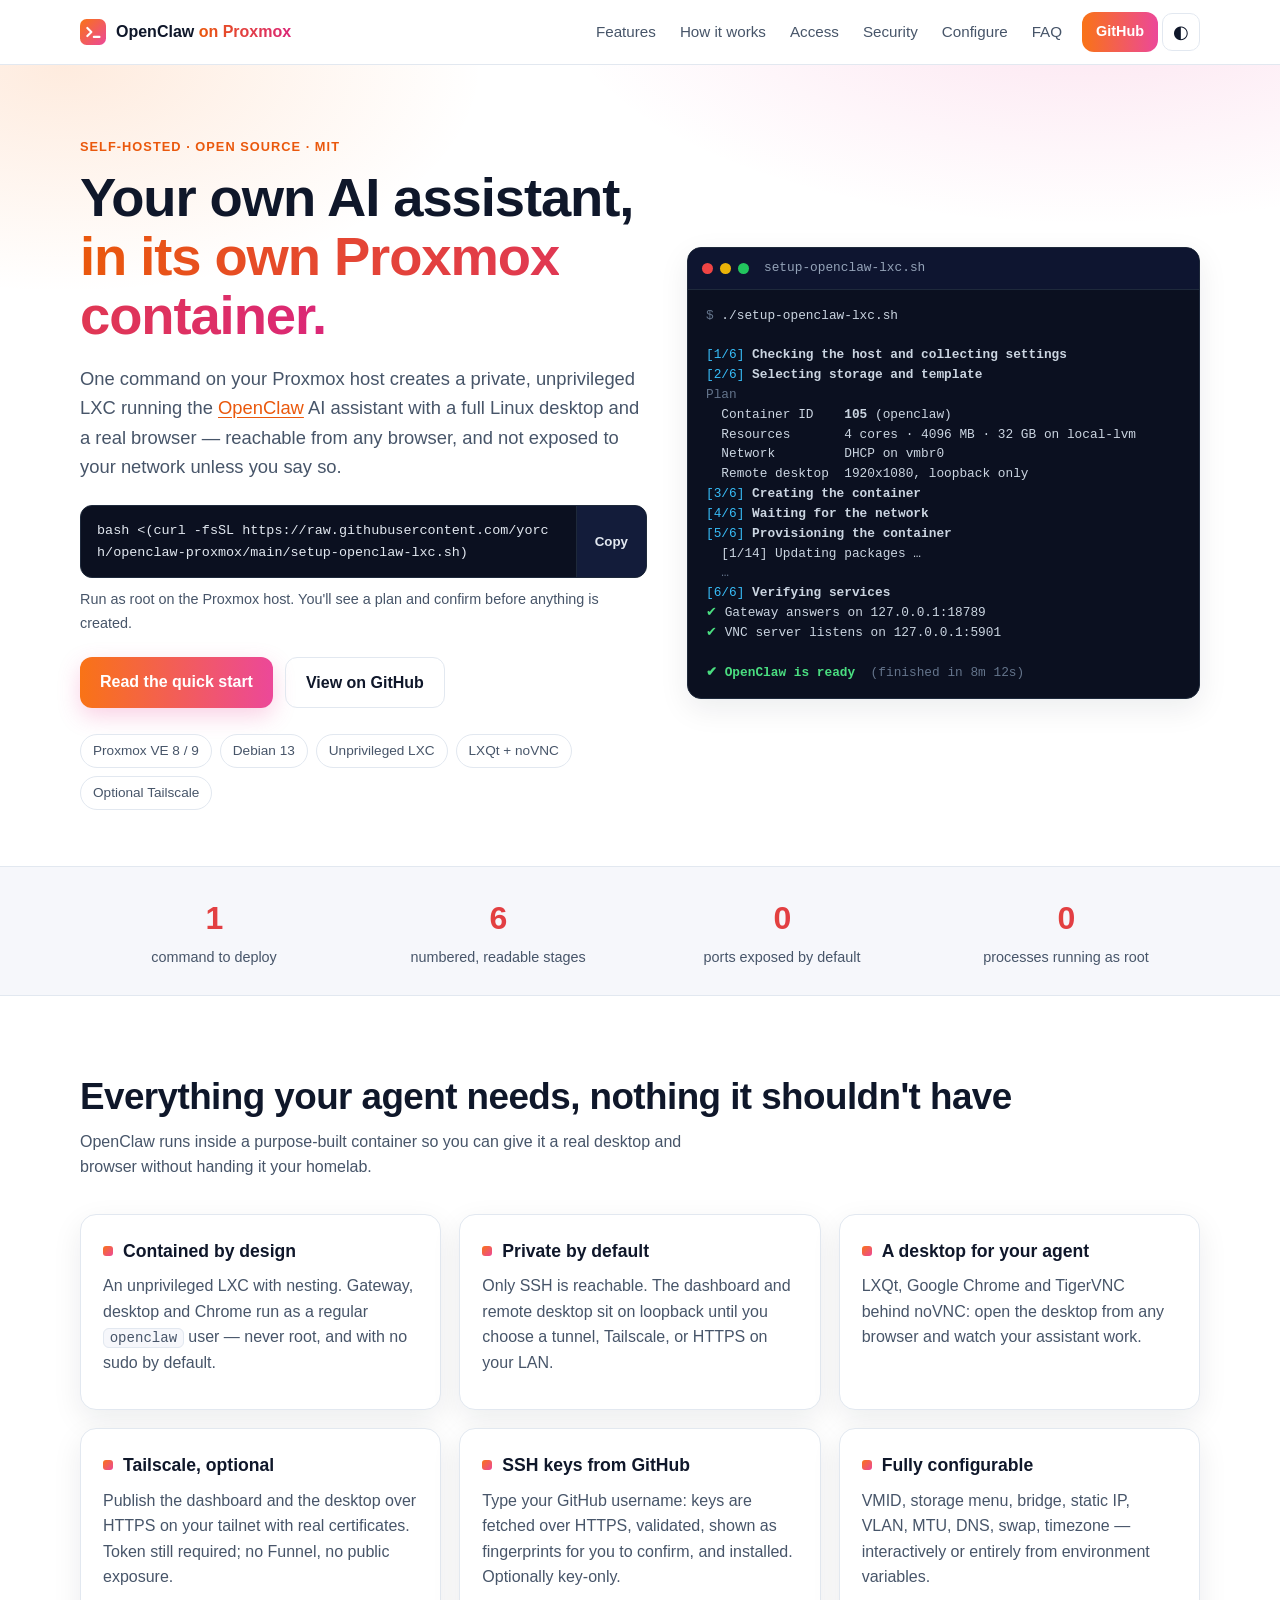
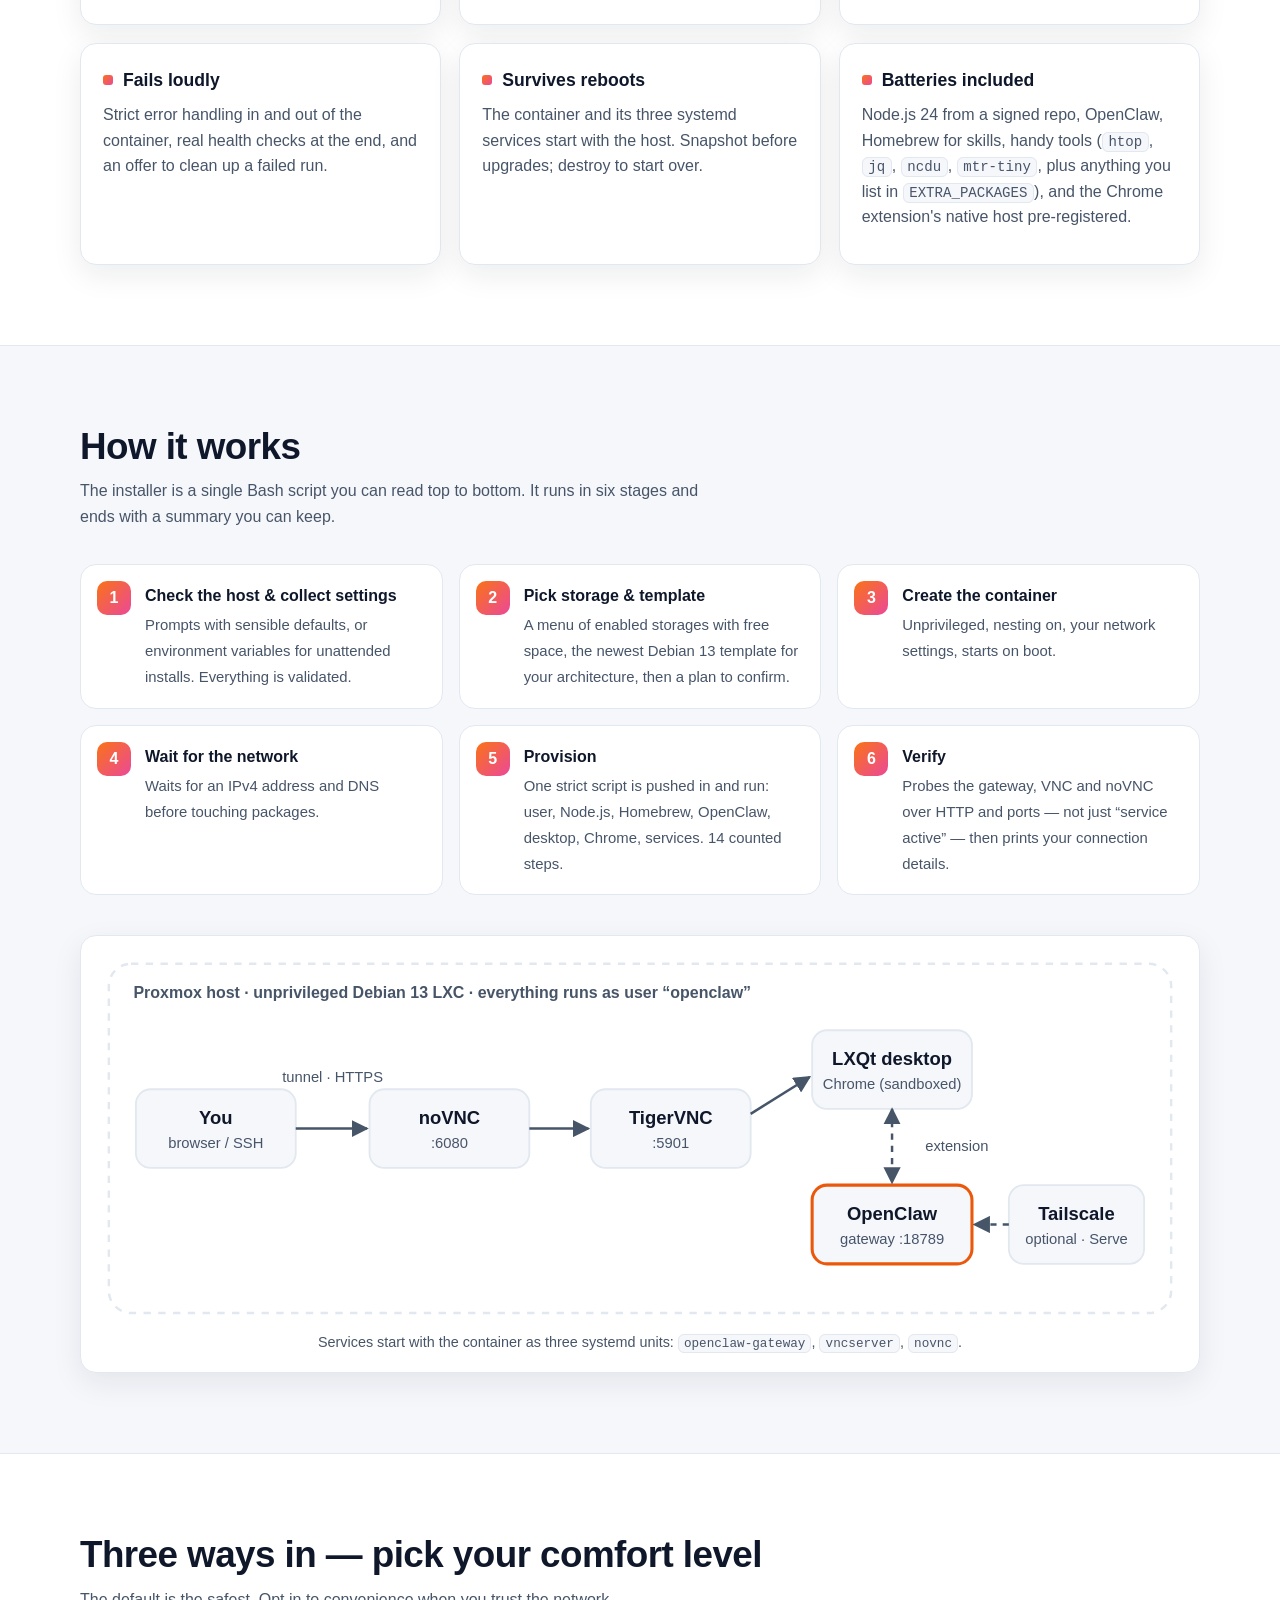
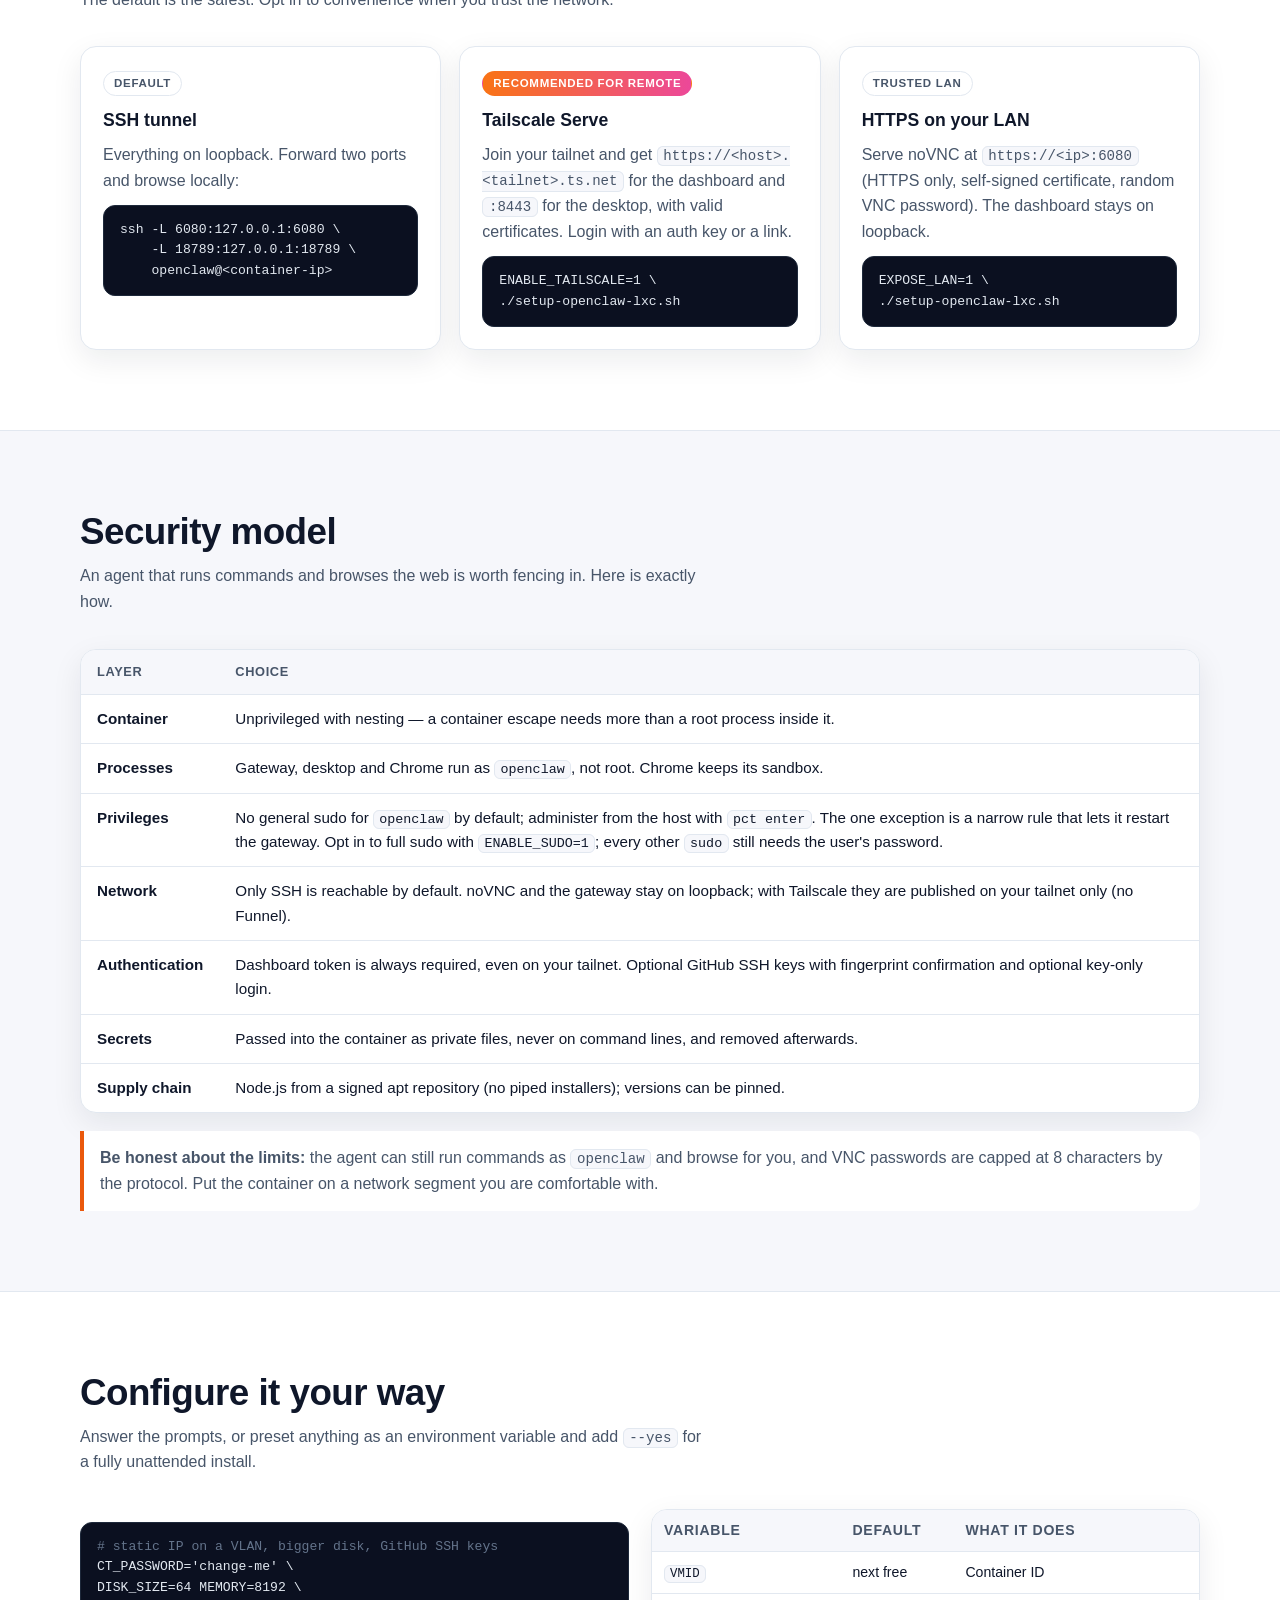
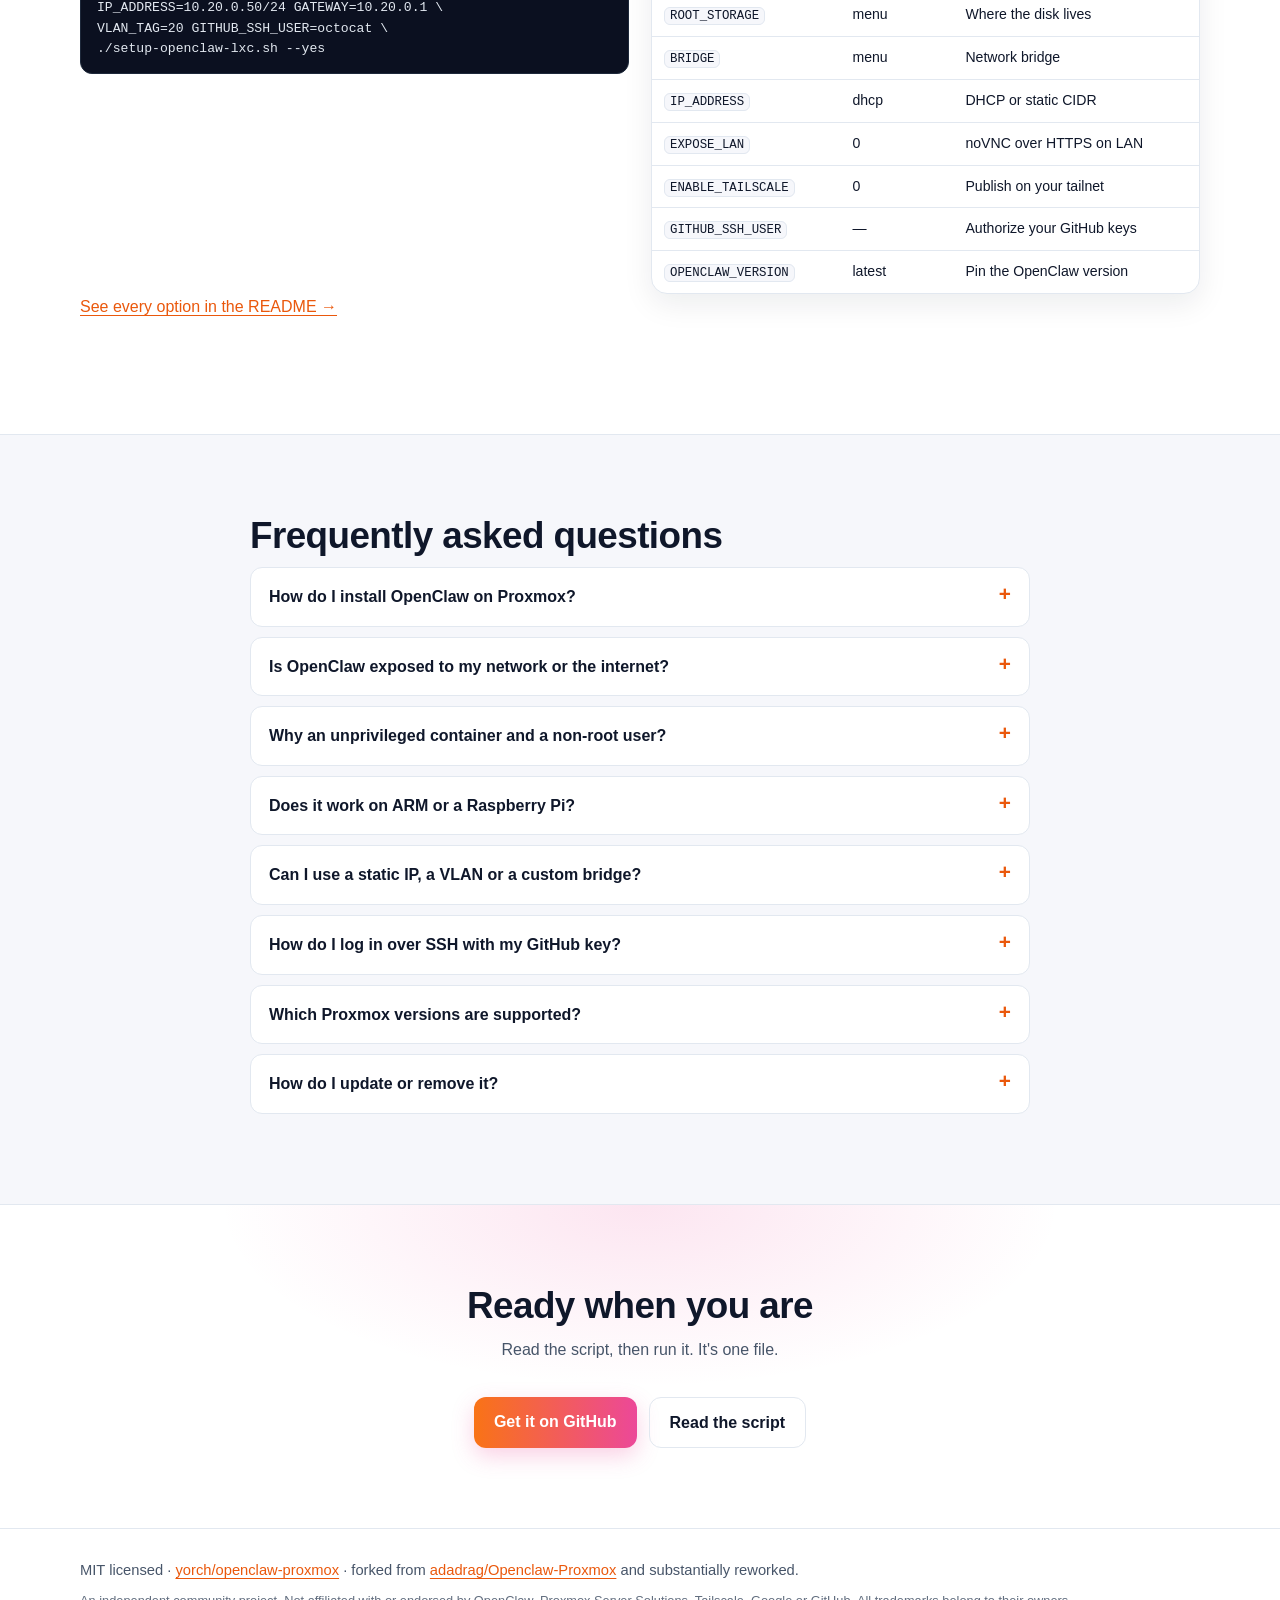
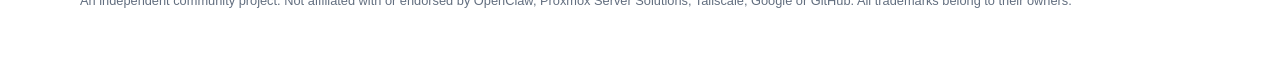
<file: docs/index.html>
<!doctype html>
<html lang="en">
<head>
  <meta charset="utf-8">
  <meta name="viewport" content="width=device-width, initial-scale=1">
  <title>OpenClaw on Proxmox — Self-hosted AI assistant in an LXC</title>
  <meta name="description" content="One Bash script deploys the OpenClaw AI assistant in a private, unprivileged Proxmox LXC with a desktop, Chrome and browser remote access. Optional Tailscale. MIT.">
  <meta name="keywords" content="OpenClaw, Proxmox, LXC, self-hosted AI assistant, Proxmox VE, noVNC, Tailscale, Debian 13, installer script, homelab">
  <meta name="author" content="Jorge Barnaby">
  <meta name="robots" content="index, follow, max-image-preview:large">
  <meta name="theme-color" content="#0b1020" media="(prefers-color-scheme: dark)">
  <meta name="theme-color" content="#ffffff" media="(prefers-color-scheme: light)">
  <link rel="canonical" href="https://yorch.github.io/openclaw-proxmox/">
  <meta name="google-site-verification" content="NAUnZsV59olv1fQ1_8z-zoGCUZyZnHVcsLghQUljbEA" />

  <meta property="og:type" content="website">
  <meta property="og:site_name" content="OpenClaw on Proxmox">
  <meta property="og:title" content="OpenClaw on Proxmox — a private AI assistant with its own desktop">
  <meta property="og:description" content="One command on your Proxmox host: an unprivileged LXC with OpenClaw, an LXQt desktop, Chrome and noVNC. Private by default, optional Tailscale.">
  <meta property="og:url" content="https://yorch.github.io/openclaw-proxmox/">
  <meta property="og:image" content="https://yorch.github.io/openclaw-proxmox/assets/og-image.png">
  <meta property="og:image:width" content="1200">
  <meta property="og:image:height" content="630">
  <meta property="og:image:alt" content="OpenClaw on Proxmox: one script, a private AI assistant with its own desktop">
  <meta name="twitter:card" content="summary_large_image">
  <meta name="twitter:title" content="OpenClaw on Proxmox — a private AI assistant with its own desktop">
  <meta name="twitter:description" content="One command on your Proxmox host: an unprivileged LXC with OpenClaw, an LXQt desktop, Chrome and noVNC.">
  <meta name="twitter:image" content="https://yorch.github.io/openclaw-proxmox/assets/og-image.png">

  <link rel="icon" href="assets/favicon.svg" type="image/svg+xml">
  <link rel="stylesheet" href="assets/style.css">

  <script type="application/ld+json">
  {
    "@context": "https://schema.org",
    "@graph": [
      {
        "@type": "SoftwareApplication",
        "@id": "https://yorch.github.io/openclaw-proxmox/#software",
        "name": "OpenClaw on Proxmox",
        "description": "A single Bash script that creates an unprivileged Debian 13 LXC container on Proxmox VE and installs the OpenClaw AI assistant, an LXQt desktop, Google Chrome and noVNC remote access, with optional Tailscale and GitHub SSH key import.",
        "url": "https://yorch.github.io/openclaw-proxmox/",
        "applicationCategory": "DeveloperApplication",
        "operatingSystem": "Proxmox VE (Debian Linux, amd64)",
        "softwareRequirements": "Proxmox VE 8 or 9 on amd64, root access, internet access",
        "license": "https://opensource.org/licenses/MIT",
        "isAccessibleForFree": true,
        "offers": { "@type": "Offer", "price": "0", "priceCurrency": "USD" },
        "codeRepository": "https://github.com/yorch/openclaw-proxmox",
        "programmingLanguage": "Bash",
        "author": { "@type": "Person", "name": "Jorge Barnaby", "url": "https://github.com/yorch" }
      },
      {
        "@type": "WebSite",
        "@id": "https://yorch.github.io/openclaw-proxmox/#website",
        "url": "https://yorch.github.io/openclaw-proxmox/",
        "name": "OpenClaw on Proxmox",
        "inLanguage": "en"
      },
      {
        "@type": "FAQPage",
        "mainEntity": [
          {
            "@type": "Question",
            "name": "How do I install OpenClaw on Proxmox?",
            "acceptedAnswer": { "@type": "Answer", "text": "Run the installer as root on your Proxmox host: bash <(curl -fsSL https://raw.githubusercontent.com/yorch/openclaw-proxmox/main/setup-openclaw-lxc.sh). It asks for a password and a few options, shows a plan, and creates an unprivileged Debian 13 LXC with OpenClaw, an LXQt desktop, Chrome and noVNC." }
          },
          {
            "@type": "Question",
            "name": "Is OpenClaw exposed to my network or the internet?",
            "acceptedAnswer": { "@type": "Answer", "text": "No. By default only SSH is reachable; the OpenClaw dashboard and the noVNC remote desktop listen on the container's loopback. You can reach them through an SSH tunnel, publish them privately on your tailnet with Tailscale Serve, or serve noVNC over HTTPS on your LAN. Tailscale Funnel (public internet) is intentionally not set up." }
          },
          {
            "@type": "Question",
            "name": "Why an unprivileged container and a non-root user?",
            "acceptedAnswer": { "@type": "Answer", "text": "An AI agent that runs commands and drives a browser should be boxed in. In an unprivileged LXC where everything runs as a regular user with no sudo by default, a compromised agent or browser does not get root in the container or on the Proxmox host. Chrome keeps its sandbox." }
          },
          {
            "@type": "Question",
            "name": "Does it work on ARM or Raspberry Pi?",
            "acceptedAnswer": { "@type": "Answer", "text": "Not yet. Google Chrome is installed from its amd64 package, so the installer stops early on other architectures." }
          },
          {
            "@type": "Question",
            "name": "Can I use a static IP, a VLAN or a custom bridge?",
            "acceptedAnswer": { "@type": "Answer", "text": "Yes. Choose the bridge from a menu, or set BRIDGE, IP_ADDRESS (DHCP or a static IPv4 CIDR), GATEWAY, NAMESERVER, SEARCHDOMAIN, VLAN_TAG and MTU as environment variables for unattended installs." }
          },
          {
            "@type": "Question",
            "name": "How do I log in over SSH with my GitHub key?",
            "acceptedAnswer": { "@type": "Answer", "text": "Enter your GitHub username when asked, or set GITHUB_SSH_USER. The installer downloads github.com/<user>.keys over HTTPS, validates every key, shows the fingerprints for you to confirm and authorizes them for the openclaw user. SSH_DISABLE_PASSWORD=1 makes SSH key-only." }
          }
        ]
      }
    ]
  }
  </script>
</head>
<body>
  <a class="skip" href="#main">Skip to content</a>

  <header class="nav">
    <div class="wrap nav-inner">
      <a class="brand" href="#top" aria-label="OpenClaw on Proxmox — home">
        <svg width="26" height="26" viewBox="0 0 32 32" aria-hidden="true"><rect width="32" height="32" rx="8" fill="url(#g1)"/><path d="M9 21l5-5-5-5M17 22h7" stroke="#fff" stroke-width="2.6" stroke-linecap="round" stroke-linejoin="round" fill="none"/><defs><linearGradient id="g1" x1="0" y1="0" x2="1" y2="1"><stop stop-color="#f97316"/><stop offset="1" stop-color="#ec4899"/></linearGradient></defs></svg>
        <span>OpenClaw <b>on Proxmox</b></span>
      </a>
      <nav aria-label="Primary">
        <a href="#features">Features</a>
        <a href="#how">How it works</a>
        <a href="#access">Access</a>
        <a href="#security">Security</a>
        <a href="#config">Configure</a>
        <a href="#faq">FAQ</a>
        <a class="btn btn-small" href="https://github.com/yorch/openclaw-proxmox">GitHub</a>
        <button class="theme" id="theme" type="button" aria-label="Toggle light and dark theme"><span aria-hidden="true">◐</span></button>
      </nav>
    </div>
  </header>

  <main id="main">
    <section class="hero" id="top">
      <div class="wrap hero-grid">
        <div>
          <p class="eyebrow">Self-hosted · Open source · MIT</p>
          <h1>Your own AI assistant,<br><span class="grad">in its own Proxmox container.</span></h1>
          <p class="lead">One command on your Proxmox host creates a private, unprivileged LXC running the <a href="https://openclaw.ai/">OpenClaw</a> AI assistant with a full Linux desktop and a real browser — reachable from any browser, and not exposed to your network unless you say so.</p>

          <div class="cmd" role="group" aria-label="Install command">
            <code id="install-cmd">bash &lt;(curl -fsSL https://raw.githubusercontent.com/yorch/openclaw-proxmox/main/setup-openclaw-lxc.sh)</code>
            <button class="copy" type="button" data-copy="#install-cmd" aria-label="Copy install command">Copy</button>
          </div>
          <p class="hint">Run as root on the Proxmox host. You'll see a plan and confirm before anything is created.</p>

          <div class="cta">
            <a class="btn" href="https://github.com/yorch/openclaw-proxmox#-quick-start">Read the quick start</a>
            <a class="btn btn-ghost" href="https://github.com/yorch/openclaw-proxmox">View on GitHub</a>
          </div>

          <ul class="chips" aria-label="At a glance">
            <li>Proxmox VE 8 / 9</li><li>Debian 13</li><li>Unprivileged LXC</li><li>LXQt + noVNC</li><li>Optional Tailscale</li>
          </ul>
        </div>

        <figure class="term" aria-label="Example installer output">
          <div class="term-bar"><i></i><i></i><i></i><span>setup-openclaw-lxc.sh</span></div>
<pre><code><span class="dim">$</span> ./setup-openclaw-lxc.sh

<span class="c">[1/6]</span> <b>Checking the host and collecting settings</b>
<span class="c">[2/6]</span> <b>Selecting storage and template</b>
<span class="dim">Plan</span>
  Container ID    <b>105</b> (openclaw)
  Resources       4 cores · 4096 MB · 32 GB on local-lvm
  Network         DHCP on vmbr0
  Remote desktop  1920x1080, loopback only
<span class="c">[3/6]</span> <b>Creating the container</b>
<span class="c">[4/6]</span> <b>Waiting for the network</b>
<span class="c">[5/6]</span> <b>Provisioning the container</b>
  [1/14] Updating packages …
  <span class="dim">…</span>
<span class="c">[6/6]</span> <b>Verifying services</b>
<span class="g">✔</span> Gateway answers on 127.0.0.1:18789
<span class="g">✔</span> VNC server listens on 127.0.0.1:5901

<span class="g"><b>✔ OpenClaw is ready</b></span>  <span class="dim">(finished in 8m 12s)</span></code></pre>
        </figure>
      </div>
    </section>

    <section class="band" aria-label="Highlights">
      <div class="wrap stats">
        <div><b>1</b><span>command to deploy</span></div>
        <div><b>6</b><span>numbered, readable stages</span></div>
        <div><b>0</b><span>ports exposed by default</span></div>
        <div><b>0</b><span>processes running as root</span></div>
      </div>
    </section>

    <section id="features" class="section">
      <div class="wrap">
        <h2>Everything your agent needs, nothing it shouldn't have</h2>
        <p class="sub">OpenClaw runs inside a purpose-built container so you can give it a real desktop and browser without handing it your homelab.</p>
        <div class="grid">
          <article class="card"><h3>Contained by design</h3><p>An unprivileged LXC with nesting. Gateway, desktop and Chrome run as a regular <code>openclaw</code> user — never root, and with no sudo by default.</p></article>
          <article class="card"><h3>Private by default</h3><p>Only SSH is reachable. The dashboard and remote desktop sit on loopback until you choose a tunnel, Tailscale, or HTTPS on your LAN.</p></article>
          <article class="card"><h3>A desktop for your agent</h3><p>LXQt, Google Chrome and TigerVNC behind noVNC: open the desktop from any browser and watch your assistant work.</p></article>
          <article class="card"><h3>Tailscale, optional</h3><p>Publish the dashboard and the desktop over HTTPS on your tailnet with real certificates. Token still required; no Funnel, no public exposure.</p></article>
          <article class="card"><h3>SSH keys from GitHub</h3><p>Type your GitHub username: keys are fetched over HTTPS, validated, shown as fingerprints for you to confirm, and installed. Optionally key-only.</p></article>
          <article class="card"><h3>Fully configurable</h3><p>VMID, storage menu, bridge, static IP, VLAN, MTU, DNS, swap, timezone — interactively or entirely from environment variables.</p></article>
          <article class="card"><h3>Fails loudly</h3><p>Strict error handling in and out of the container, real health checks at the end, and an offer to clean up a failed run.</p></article>
          <article class="card"><h3>Survives reboots</h3><p>The container and its three systemd services start with the host. Snapshot before upgrades; destroy to start over.</p></article>
          <article class="card"><h3>Batteries included</h3><p>Node.js 24 from a signed repo, OpenClaw, Homebrew for skills, handy tools (<code>htop</code>, <code>jq</code>, <code>ncdu</code>, <code>mtr-tiny</code>, plus anything you list in <code>EXTRA_PACKAGES</code>), and the Chrome extension's native host pre-registered.</p></article>
        </div>
      </div>
    </section>

    <section id="how" class="section alt">
      <div class="wrap">
        <h2>How it works</h2>
        <p class="sub">The installer is a single Bash script you can read top to bottom. It runs in six stages and ends with a summary you can keep.</p>
        <ol class="steps">
          <li><b>Check the host &amp; collect settings</b><span>Prompts with sensible defaults, or environment variables for unattended installs. Everything is validated.</span></li>
          <li><b>Pick storage &amp; template</b><span>A menu of enabled storages with free space, the newest Debian 13 template for your architecture, then a plan to confirm.</span></li>
          <li><b>Create the container</b><span>Unprivileged, nesting on, your network settings, starts on boot.</span></li>
          <li><b>Wait for the network</b><span>Waits for an IPv4 address and DNS before touching packages.</span></li>
          <li><b>Provision</b><span>One strict script is pushed in and run: user, Node.js, Homebrew, OpenClaw, desktop, Chrome, services. 14 counted steps.</span></li>
          <li><b>Verify</b><span>Probes the gateway, VNC and noVNC over HTTP and ports — not just “service active” — then prints your connection details.</span></li>
        </ol>

        <figure class="diagram">
          <svg viewBox="0 0 880 300" role="img" aria-labelledby="dg-t dg-d">
            <title id="dg-t">Architecture</title>
            <desc id="dg-d">You connect over an SSH tunnel, Tailscale or HTTPS to noVNC, which proxies TigerVNC and the LXQt desktop with Chrome. Chrome talks to the OpenClaw gateway on port 18789. Everything runs as the openclaw user inside an unprivileged LXC on Proxmox.</desc>
            <defs>
              <marker id="ar" viewBox="0 0 10 10" refX="9" refY="5" markerWidth="7" markerHeight="7" orient="auto-start-reverse"><path d="M0 0L10 5L0 10z" class="ar"/></marker>
            </defs>
            <rect x="8" y="8" width="864" height="284" rx="18" class="d-frame"/>
            <text x="28" y="36" class="d-lab">Proxmox host · unprivileged Debian 13 LXC · everything runs as user “openclaw”</text>
            <g class="d-box"><rect x="30" y="110" width="130" height="64" rx="12"/><text x="95" y="138" text-anchor="middle">You</text><text x="95" y="158" text-anchor="middle" class="d-sm">browser / SSH</text></g>
            <g class="d-box"><rect x="220" y="110" width="130" height="64" rx="12"/><text x="285" y="138" text-anchor="middle">noVNC</text><text x="285" y="158" text-anchor="middle" class="d-sm">:6080</text></g>
            <g class="d-box"><rect x="400" y="110" width="130" height="64" rx="12"/><text x="465" y="138" text-anchor="middle">TigerVNC</text><text x="465" y="158" text-anchor="middle" class="d-sm">:5901</text></g>
            <g class="d-box"><rect x="580" y="62" width="130" height="64" rx="12"/><text x="645" y="90" text-anchor="middle">LXQt desktop</text><text x="645" y="110" text-anchor="middle" class="d-sm">Chrome (sandboxed)</text></g>
            <g class="d-box d-hot"><rect x="580" y="188" width="130" height="64" rx="12"/><text x="645" y="216" text-anchor="middle">OpenClaw</text><text x="645" y="236" text-anchor="middle" class="d-sm">gateway :18789</text></g>
            <g class="d-box"><rect x="740" y="188" width="110" height="64" rx="12"/><text x="795" y="216" text-anchor="middle">Tailscale</text><text x="795" y="236" text-anchor="middle" class="d-sm">optional · Serve</text></g>
            <path d="M160 142H218" class="d-line" marker-end="url(#ar)"/>
            <path d="M350 142H398" class="d-line" marker-end="url(#ar)"/>
            <path d="M530 130L578 100" class="d-line" marker-end="url(#ar)"/>
            <path d="M645 126V186" class="d-line d-dash" marker-start="url(#ar)" marker-end="url(#ar)"/>
            <path d="M740 220H712" class="d-line d-dash" marker-end="url(#ar)"/>
            <text x="190" y="104" text-anchor="middle" class="d-sm">tunnel · HTTPS</text>
            <text x="672" y="160" class="d-sm">extension</text>
          </svg>
          <figcaption>Services start with the container as three systemd units: <code>openclaw-gateway</code>, <code>vncserver</code>, <code>novnc</code>.</figcaption>
        </figure>
      </div>
    </section>

    <section id="access" class="section">
      <div class="wrap">
        <h2>Three ways in — pick your comfort level</h2>
        <p class="sub">The default is the safest. Opt in to convenience when you trust the network.</p>
        <div class="grid g3">
          <article class="card"><span class="tag">Default</span><h3>SSH tunnel</h3><p>Everything on loopback. Forward two ports and browse locally:</p><pre><code>ssh -L 6080:127.0.0.1:6080 \
    -L 18789:127.0.0.1:18789 \
    openclaw@&lt;container-ip&gt;</code></pre></article>
          <article class="card"><span class="tag t-hot">Recommended for remote</span><h3>Tailscale Serve</h3><p>Join your tailnet and get <code>https://&lt;host&gt;.&lt;tailnet&gt;.ts.net</code> for the dashboard and <code>:8443</code> for the desktop, with valid certificates. Login with an auth key or a link.</p><pre><code>ENABLE_TAILSCALE=1 \
./setup-openclaw-lxc.sh</code></pre></article>
          <article class="card"><span class="tag">Trusted LAN</span><h3>HTTPS on your LAN</h3><p>Serve noVNC at <code>https://&lt;ip&gt;:6080</code> (HTTPS only, self-signed certificate, random VNC password). The dashboard stays on loopback.</p><pre><code>EXPOSE_LAN=1 \
./setup-openclaw-lxc.sh</code></pre></article>
        </div>
      </div>
    </section>

    <section id="security" class="section alt">
      <div class="wrap">
        <h2>Security model</h2>
        <p class="sub">An agent that runs commands and browses the web is worth fencing in. Here is exactly how.</p>
        <div class="table-wrap">
          <table>
            <thead><tr><th scope="col">Layer</th><th scope="col">Choice</th></tr></thead>
            <tbody>
              <tr><th scope="row">Container</th><td>Unprivileged with nesting — a container escape needs more than a root process inside it.</td></tr>
              <tr><th scope="row">Processes</th><td>Gateway, desktop and Chrome run as <code>openclaw</code>, not root. Chrome keeps its sandbox.</td></tr>
              <tr><th scope="row">Privileges</th><td>No general sudo for <code>openclaw</code> by default; administer from the host with <code>pct enter</code>. The one exception is a narrow rule that lets it restart the gateway. Opt in to full sudo with <code>ENABLE_SUDO=1</code>; every other <code>sudo</code> still needs the user's password.</td></tr>
              <tr><th scope="row">Network</th><td>Only SSH is reachable by default. noVNC and the gateway stay on loopback; with Tailscale they are published on your tailnet only (no Funnel).</td></tr>
              <tr><th scope="row">Authentication</th><td>Dashboard token is always required, even on your tailnet. Optional GitHub SSH keys with fingerprint confirmation and optional key-only login.</td></tr>
              <tr><th scope="row">Secrets</th><td>Passed into the container as private files, never on command lines, and removed afterwards.</td></tr>
              <tr><th scope="row">Supply chain</th><td>Node.js from a signed apt repository (no piped installers); versions can be pinned.</td></tr>
            </tbody>
          </table>
        </div>
        <p class="note"><b>Be honest about the limits:</b> the agent can still run commands as <code>openclaw</code> and browse for you, and VNC passwords are capped at 8 characters by the protocol. Put the container on a network segment you are comfortable with.</p>
      </div>
    </section>

    <section id="config" class="section">
      <div class="wrap">
        <h2>Configure it your way</h2>
        <p class="sub">Answer the prompts, or preset anything as an environment variable and add <code>--yes</code> for a fully unattended install.</p>
        <div class="two">
          <div>
<pre class="block"><code><span class="dim"># static IP on a VLAN, bigger disk, GitHub SSH keys</span>
CT_PASSWORD='change-me' \
DISK_SIZE=64 MEMORY=8192 \
IP_ADDRESS=10.20.0.50/24 GATEWAY=10.20.0.1 \
VLAN_TAG=20 GITHUB_SSH_USER=octocat \
./setup-openclaw-lxc.sh --yes</code></pre>
          </div>
          <div class="table-wrap">
            <table class="compact">
              <thead><tr><th scope="col">Variable</th><th scope="col">Default</th><th scope="col">What it does</th></tr></thead>
              <tbody>
                <tr><td><code>VMID</code></td><td>next free</td><td>Container ID</td></tr>
                <tr><td><code>ROOT_STORAGE</code></td><td>menu</td><td>Where the disk lives</td></tr>
                <tr><td><code>BRIDGE</code></td><td>menu</td><td>Network bridge</td></tr>
                <tr><td><code>IP_ADDRESS</code></td><td>dhcp</td><td>DHCP or static CIDR</td></tr>
                <tr><td><code>EXPOSE_LAN</code></td><td>0</td><td>noVNC over HTTPS on LAN</td></tr>
                <tr><td><code>ENABLE_TAILSCALE</code></td><td>0</td><td>Publish on your tailnet</td></tr>
                <tr><td><code>GITHUB_SSH_USER</code></td><td>—</td><td>Authorize your GitHub keys</td></tr>
                <tr><td><code>OPENCLAW_VERSION</code></td><td>latest</td><td>Pin the OpenClaw version</td></tr>
              </tbody>
            </table>
          </div>
        </div>
        <p class="sub"><a href="https://github.com/yorch/openclaw-proxmox#%EF%B8%8F-configuration">See every option in the README →</a></p>
      </div>
    </section>

    <section id="faq" class="section alt">
      <div class="wrap narrow">
        <h2>Frequently asked questions</h2>
        <details><summary>How do I install OpenClaw on Proxmox?</summary><p>Run the one-line command above as root on your Proxmox host. It asks for a password and a handful of options, shows a plan, and creates an unprivileged Debian 13 LXC with OpenClaw, an LXQt desktop, Chrome and noVNC. It typically takes several minutes.</p></details>
        <details><summary>Is OpenClaw exposed to my network or the internet?</summary><p>No. By default only SSH is reachable; the dashboard and remote desktop listen on the container's loopback. Reach them through an SSH tunnel, publish them privately on your tailnet with Tailscale Serve, or serve noVNC over HTTPS on your LAN. Tailscale Funnel (public internet) is intentionally not set up.</p></details>
        <details><summary>Why an unprivileged container and a non-root user?</summary><p>So that a compromised agent or browser does not get root — in the container or on the Proxmox host. Everything runs as <code>openclaw</code> with no sudo by default, and Chrome keeps its sandbox.</p></details>
        <details><summary>Does it work on ARM or a Raspberry Pi?</summary><p>Not yet. Google Chrome is installed from its amd64 package, so the installer stops early on other architectures.</p></details>
        <details><summary>Can I use a static IP, a VLAN or a custom bridge?</summary><p>Yes — pick the bridge from a menu or set <code>BRIDGE</code>, <code>IP_ADDRESS</code>, <code>GATEWAY</code>, <code>NAMESERVER</code>, <code>SEARCHDOMAIN</code>, <code>VLAN_TAG</code> and <code>MTU</code>. Static settings are validated and an address that already answers ping is refused.</p></details>
        <details><summary>How do I log in over SSH with my GitHub key?</summary><p>Enter your GitHub username when asked (or set <code>GITHUB_SSH_USER</code>). The installer downloads <code>github.com/&lt;user&gt;.keys</code> over HTTPS, validates every key, shows fingerprints for you to confirm and authorizes them for <code>openclaw</code>. Set <code>SSH_DISABLE_PASSWORD=1</code> for key-only login — keep a way in with <code>pct enter</code>.</p></details>
        <details><summary>Which Proxmox versions are supported?</summary><p>Proxmox VE 9 is the target. Debian 13 containers need a recent <code>pve-container</code> (6.0.10 or newer has been reported to work); support on PVE 8 is unconfirmed — run <code>apt full-upgrade</code> if <code>pct create</code> rejects the template.</p></details>
        <details><summary>How do I update or remove it?</summary><p>Update OpenClaw inside the container with <code>npm install -g openclaw@latest</code> and restart <code>openclaw-gateway</code>. Snapshot first with <code>pct snapshot</code>. To remove everything: <code>pct stop &lt;VMID&gt;; pct destroy &lt;VMID&gt; --purge</code>.</p></details>
      </div>
    </section>

    <section class="section final">
      <div class="wrap center">
        <h2>Ready when you are</h2>
        <p class="sub">Read the script, then run it. It's one file.</p>
        <div class="cta">
          <a class="btn" href="https://github.com/yorch/openclaw-proxmox">Get it on GitHub</a>
          <a class="btn btn-ghost" href="https://github.com/yorch/openclaw-proxmox/blob/main/setup-openclaw-lxc.sh">Read the script</a>
        </div>
      </div>
    </section>
  </main>

  <footer class="footer">
    <div class="wrap">
      <p>MIT licensed · <a href="https://github.com/yorch/openclaw-proxmox">yorch/openclaw-proxmox</a> · forked from <a href="https://github.com/adadrag/Openclaw-Proxmox">adadrag/Openclaw-Proxmox</a> and substantially reworked.</p>
      <p class="fine">An independent community project. Not affiliated with or endorsed by OpenClaw, Proxmox Server Solutions, Tailscale, Google or GitHub. All trademarks belong to their owners.</p>
    </div>
  </footer>

  <script src="assets/app.js" defer></script>
</body>
</html>
</file>
<file: docs/assets/style.css>
/* OpenClaw on Proxmox — GitHub Pages site. No external dependencies. */
:root {
  --bg: #ffffff; --bg-alt: #f6f7fb; --card: #ffffff; --text: #0f172a; --muted: #475569;
  --line: #e2e8f0; --accent: #ea580c; --accent-2: #db2777; --code-bg: #0b1020; --code-fg: #e2e8f0;
  --ok: #16a34a; --cyan: #0891b2; --shadow: 0 10px 30px rgba(15, 23, 42, .08);
  --radius: 16px; --max: 1120px;
}
@media (prefers-color-scheme: dark) {
  :root:not([data-theme="light"]) {
    --bg: #0b1020; --bg-alt: #0f1630; --card: #111a36; --text: #f1f5f9; --muted: #a3b0c7;
    --line: #223054; --accent: #fb923c; --accent-2: #f472b6; --code-bg: #070b18; --shadow: 0 10px 30px rgba(0, 0, 0, .35);
  }
}
:root[data-theme="dark"] {
  --bg: #0b1020; --bg-alt: #0f1630; --card: #111a36; --text: #f1f5f9; --muted: #a3b0c7;
  --line: #223054; --accent: #fb923c; --accent-2: #f472b6; --code-bg: #070b18; --shadow: 0 10px 30px rgba(0, 0, 0, .35);
}

* { box-sizing: border-box; }
html { scroll-behavior: smooth; scroll-padding-top: 76px; }
body {
  margin: 0; background: var(--bg); color: var(--text); line-height: 1.6;
  font: 16px/1.6 -apple-system, BlinkMacSystemFont, "Segoe UI", Inter, Roboto, Helvetica, Arial, sans-serif;
  -webkit-font-smoothing: antialiased;
}
a { color: var(--accent); text-underline-offset: 3px; }
a:hover { color: var(--accent-2); }
code, pre { font-family: ui-monospace, SFMono-Regular, Menlo, Consolas, "Liberation Mono", monospace; }
:not(pre) > code { background: var(--bg-alt); border: 1px solid var(--line); border-radius: 6px; padding: .08em .4em; font-size: .88em; }
.wrap { width: min(100% - 32px, var(--max)); margin-inline: auto; }
.narrow { max-width: 780px; }
.center { text-align: center; }
.skip { position: absolute; left: -999px; top: 8px; background: var(--accent); color: #fff; padding: 8px 14px; border-radius: 8px; z-index: 100; }
.skip:focus { left: 8px; }
:focus-visible { outline: 3px solid var(--accent); outline-offset: 2px; border-radius: 6px; }

/* nav */
.nav { position: sticky; top: 0; z-index: 50; backdrop-filter: saturate(160%) blur(12px); background: color-mix(in srgb, var(--bg) 82%, transparent); border-bottom: 1px solid var(--line); }
.nav-inner { display: flex; align-items: center; justify-content: space-between; gap: 16px; min-height: 64px; }
.brand { display: inline-flex; align-items: center; gap: 10px; color: var(--text); text-decoration: none; font-weight: 600; }
.brand b { font-weight: 800; background: linear-gradient(90deg, var(--accent), var(--accent-2)); -webkit-background-clip: text; background-clip: text; color: transparent; }
.nav nav { display: flex; align-items: center; gap: 4px; flex-wrap: wrap; justify-content: flex-end; }
.nav nav a:not(.btn) { color: var(--muted); text-decoration: none; padding: 8px 10px; border-radius: 8px; font-size: .95rem; }
.nav nav a:not(.btn):hover { color: var(--text); background: var(--bg-alt); }
.theme { background: none; border: 1px solid var(--line); color: var(--text); width: 38px; height: 38px; border-radius: 10px; cursor: pointer; font-size: 1.1rem; }
.theme:hover { background: var(--bg-alt); }

/* buttons */
.btn { display: inline-block; background: linear-gradient(90deg, #f97316, #ec4899); color: #fff !important; text-decoration: none; font-weight: 700; padding: 12px 20px; border-radius: 12px; box-shadow: 0 8px 22px rgba(236, 72, 153, .25); transition: transform .15s ease, box-shadow .15s ease; }
.btn:hover { transform: translateY(-1px); box-shadow: 0 12px 28px rgba(236, 72, 153, .32); }
.btn-small { padding: 8px 14px; font-size: .9rem; box-shadow: none; margin-left: 6px; }
.btn-ghost { background: transparent; color: var(--text) !important; border: 1px solid var(--line); box-shadow: none; }
.btn-ghost:hover { background: var(--bg-alt); box-shadow: none; }

/* hero */
.hero { position: relative; overflow: hidden; padding: 72px 0 56px; background:
  radial-gradient(900px 400px at 85% -10%, rgba(236, 72, 153, .16), transparent 60%),
  radial-gradient(700px 380px at 5% 0%, rgba(249, 115, 22, .14), transparent 60%); }
.hero-grid { display: grid; grid-template-columns: 1.05fr .95fr; gap: 40px; align-items: center; }
.hero-grid > * { min-width: 0; }
.eyebrow { color: var(--accent); font-weight: 700; letter-spacing: .08em; text-transform: uppercase; font-size: .8rem; margin: 0 0 12px; }
h1 { font-size: clamp(2.1rem, 5vw, 3.4rem); line-height: 1.08; letter-spacing: -.02em; margin: 0 0 18px; }
.grad { background: linear-gradient(90deg, var(--accent), var(--accent-2)); -webkit-background-clip: text; background-clip: text; color: transparent; }
.lead { font-size: 1.15rem; color: var(--muted); max-width: 60ch; margin: 0 0 24px; }
.cmd { display: flex; align-items: stretch; gap: 0; background: var(--code-bg); border: 1px solid #1e293b; border-radius: 12px; overflow: hidden; }
.cmd > code { background: transparent; border: 0; border-radius: 0; }
.cmd code { flex: 1; color: var(--code-fg); padding: 14px 16px; font-size: .84rem; white-space: pre-wrap; word-break: break-all; }
.copy { border: 0; border-left: 1px solid #1e293b; background: #131c3a; color: #e2e8f0; font-weight: 600; padding: 0 18px; cursor: pointer; }
.copy:hover { background: #1b2750; }
.copy.done { color: #4ade80; }
.hint { color: var(--muted); font-size: .9rem; margin: 10px 0 22px; }
.cta { display: flex; gap: 12px; flex-wrap: wrap; }
.center .cta { justify-content: center; }
.chips { list-style: none; display: flex; flex-wrap: wrap; gap: 8px; padding: 0; margin: 26px 0 0; }
.chips li { border: 1px solid var(--line); background: var(--card); color: var(--muted); border-radius: 999px; padding: 5px 12px; font-size: .85rem; }

/* terminal */
.term { margin: 0; background: var(--code-bg); border: 1px solid #1e293b; border-radius: 14px; box-shadow: var(--shadow); overflow: hidden; }
.term-bar { display: flex; align-items: center; gap: 7px; padding: 10px 14px; background: #0e1530; border-bottom: 1px solid #1e293b; }
.term-bar i { width: 11px; height: 11px; border-radius: 50%; background: #ef4444; }
.term-bar i:nth-child(2) { background: #eab308; }
.term-bar i:nth-child(3) { background: #22c55e; }
.term-bar span { margin-left: 8px; color: #94a3b8; font-size: .8rem; font-family: ui-monospace, Menlo, monospace; }
.term pre { margin: 0; padding: 16px 18px; overflow-x: auto; color: #cbd5e1; font-size: .8rem; line-height: 1.55; }
.term .dim { color: #64748b; } .term .c { color: #38bdf8; } .term .g { color: #4ade80; }

/* sections */
.band { border-block: 1px solid var(--line); background: var(--bg-alt); }
.stats { display: grid; grid-template-columns: repeat(4, 1fr); gap: 16px; padding: 26px 0; text-align: center; }
.stats b { display: block; font-size: 2rem; letter-spacing: -.02em; background: linear-gradient(90deg, var(--accent), var(--accent-2)); -webkit-background-clip: text; background-clip: text; color: transparent; }
.stats span { color: var(--muted); font-size: .9rem; }
.section { padding: 80px 0; }
.section.alt { background: var(--bg-alt); border-block: 1px solid var(--line); }
h2 { font-size: clamp(1.6rem, 3.4vw, 2.3rem); letter-spacing: -.015em; line-height: 1.15; margin: 0 0 10px; }
h3 { margin: 0 0 8px; font-size: 1.1rem; }
.sub { color: var(--muted); max-width: 70ch; margin: 0 0 34px; }
.center .sub { margin-inline: auto; }
.grid { display: grid; grid-template-columns: repeat(3, 1fr); gap: 18px; }
.card { background: var(--card); border: 1px solid var(--line); border-radius: var(--radius); padding: 22px; box-shadow: var(--shadow); position: relative; }
.card p { color: var(--muted); margin: 0 0 12px; }
#features .card h3::before { content: ""; display: inline-block; width: 10px; height: 10px; margin-right: 10px; border-radius: 3px; background: linear-gradient(135deg, #f97316, #ec4899); vertical-align: 1px; }
.card pre { margin: 0; }
.tag { display: inline-block; font-size: .72rem; font-weight: 700; letter-spacing: .06em; text-transform: uppercase; color: var(--muted); border: 1px solid var(--line); border-radius: 999px; padding: 2px 10px; margin-bottom: 10px; }
.t-hot { color: #fff; border-color: transparent; background: linear-gradient(90deg, #f97316, #ec4899); }

pre.block, .card pre { background: var(--code-bg); color: var(--code-fg); border: 1px solid #1e293b; border-radius: 12px; padding: 14px 16px; overflow-x: auto; font-size: .82rem; line-height: 1.55; }
pre .dim { color: #64748b; }
.two { display: grid; grid-template-columns: 1fr 1fr; gap: 22px; align-items: start; }
.two > *, .grid > *, .steps > * { min-width: 0; }

/* steps */
.steps { counter-reset: s; list-style: none; padding: 0; margin: 0 0 40px; display: grid; grid-template-columns: repeat(3, 1fr); gap: 16px; }
.steps li { counter-increment: s; background: var(--card); border: 1px solid var(--line); border-radius: var(--radius); padding: 18px 18px 18px 64px; position: relative; }
.steps li::before { content: counter(s); position: absolute; left: 16px; top: 16px; width: 34px; height: 34px; border-radius: 10px; display: grid; place-items: center; color: #fff; font-weight: 800; background: linear-gradient(135deg, #f97316, #ec4899); }
.steps b { display: block; margin-bottom: 4px; }
.steps span { color: var(--muted); font-size: .93rem; }

/* diagram */
.diagram { margin: 0; background: var(--card); border: 1px solid var(--line); border-radius: var(--radius); padding: 18px; box-shadow: var(--shadow); }
.diagram svg { width: 100%; height: auto; display: block; }
.diagram figcaption { color: var(--muted); font-size: .9rem; text-align: center; margin-top: 8px; }
.d-frame { fill: none; stroke: var(--line); stroke-width: 2; stroke-dasharray: 6 6; }
.d-lab { fill: var(--muted); font: 600 13px -apple-system, "Segoe UI", sans-serif; }
.d-box rect { fill: var(--bg-alt); stroke: var(--line); stroke-width: 1.5; }
.d-box text { fill: var(--text); font: 700 15px -apple-system, "Segoe UI", sans-serif; }
.d-box .d-sm, .d-sm { fill: var(--muted); font: 500 12px -apple-system, "Segoe UI", sans-serif; }
.d-hot rect { stroke: var(--accent); stroke-width: 2.5; }
.d-line { stroke: var(--muted); stroke-width: 2; fill: none; }
.d-dash { stroke-dasharray: 5 5; }
.ar { fill: var(--muted); }

/* tables */
.table-wrap { overflow-x: auto; border: 1px solid var(--line); border-radius: var(--radius); background: var(--card); box-shadow: var(--shadow); }
table { width: 100%; border-collapse: collapse; font-size: .95rem; }
th, td { text-align: left; padding: 12px 16px; border-bottom: 1px solid var(--line); vertical-align: top; }
thead th { background: var(--bg-alt); font-size: .8rem; text-transform: uppercase; letter-spacing: .05em; color: var(--muted); }
tbody th { white-space: nowrap; font-weight: 700; }
tbody tr:last-child > * { border-bottom: 0; }
table.compact th, table.compact td { padding: 9px 12px; font-size: .88rem; }
.note { margin: 18px 0 0; padding: 14px 16px; border-left: 4px solid var(--accent); background: var(--card); border-radius: 0 12px 12px 0; color: var(--muted); }

/* faq */
details { background: var(--card); border: 1px solid var(--line); border-radius: 12px; padding: 0 18px; margin-bottom: 10px; }
summary { cursor: pointer; font-weight: 650; padding: 16px 0; list-style: none; display: flex; justify-content: space-between; gap: 12px; }
summary::-webkit-details-marker { display: none; }
summary::after { content: "+"; color: var(--accent); font-size: 1.3rem; line-height: 1; }
details[open] summary::after { content: "–"; }
details p { color: var(--muted); margin: 0 0 16px; }

.final { background: radial-gradient(600px 260px at 50% 0%, rgba(236, 72, 153, .14), transparent 70%); }
.footer { border-top: 1px solid var(--line); padding: 30px 0 46px; color: var(--muted); font-size: .92rem; }
.footer p { margin: 0 0 8px; }
.fine { font-size: .8rem; opacity: .85; }

@media (max-width: 900px) {
  .hero-grid, .two { grid-template-columns: 1fr; }
  .grid, .steps { grid-template-columns: 1fr 1fr; }
  .stats { grid-template-columns: 1fr 1fr; }
  .nav nav a:not(.btn):not(.theme) { display: none; }
}
@media (max-width: 600px) {
  .grid, .steps { grid-template-columns: 1fr; }
  .section { padding: 56px 0; }
  .hero { padding-top: 44px; }
}
@media (prefers-reduced-motion: reduce) { html { scroll-behavior: auto; } .btn { transition: none; } }
</file>
